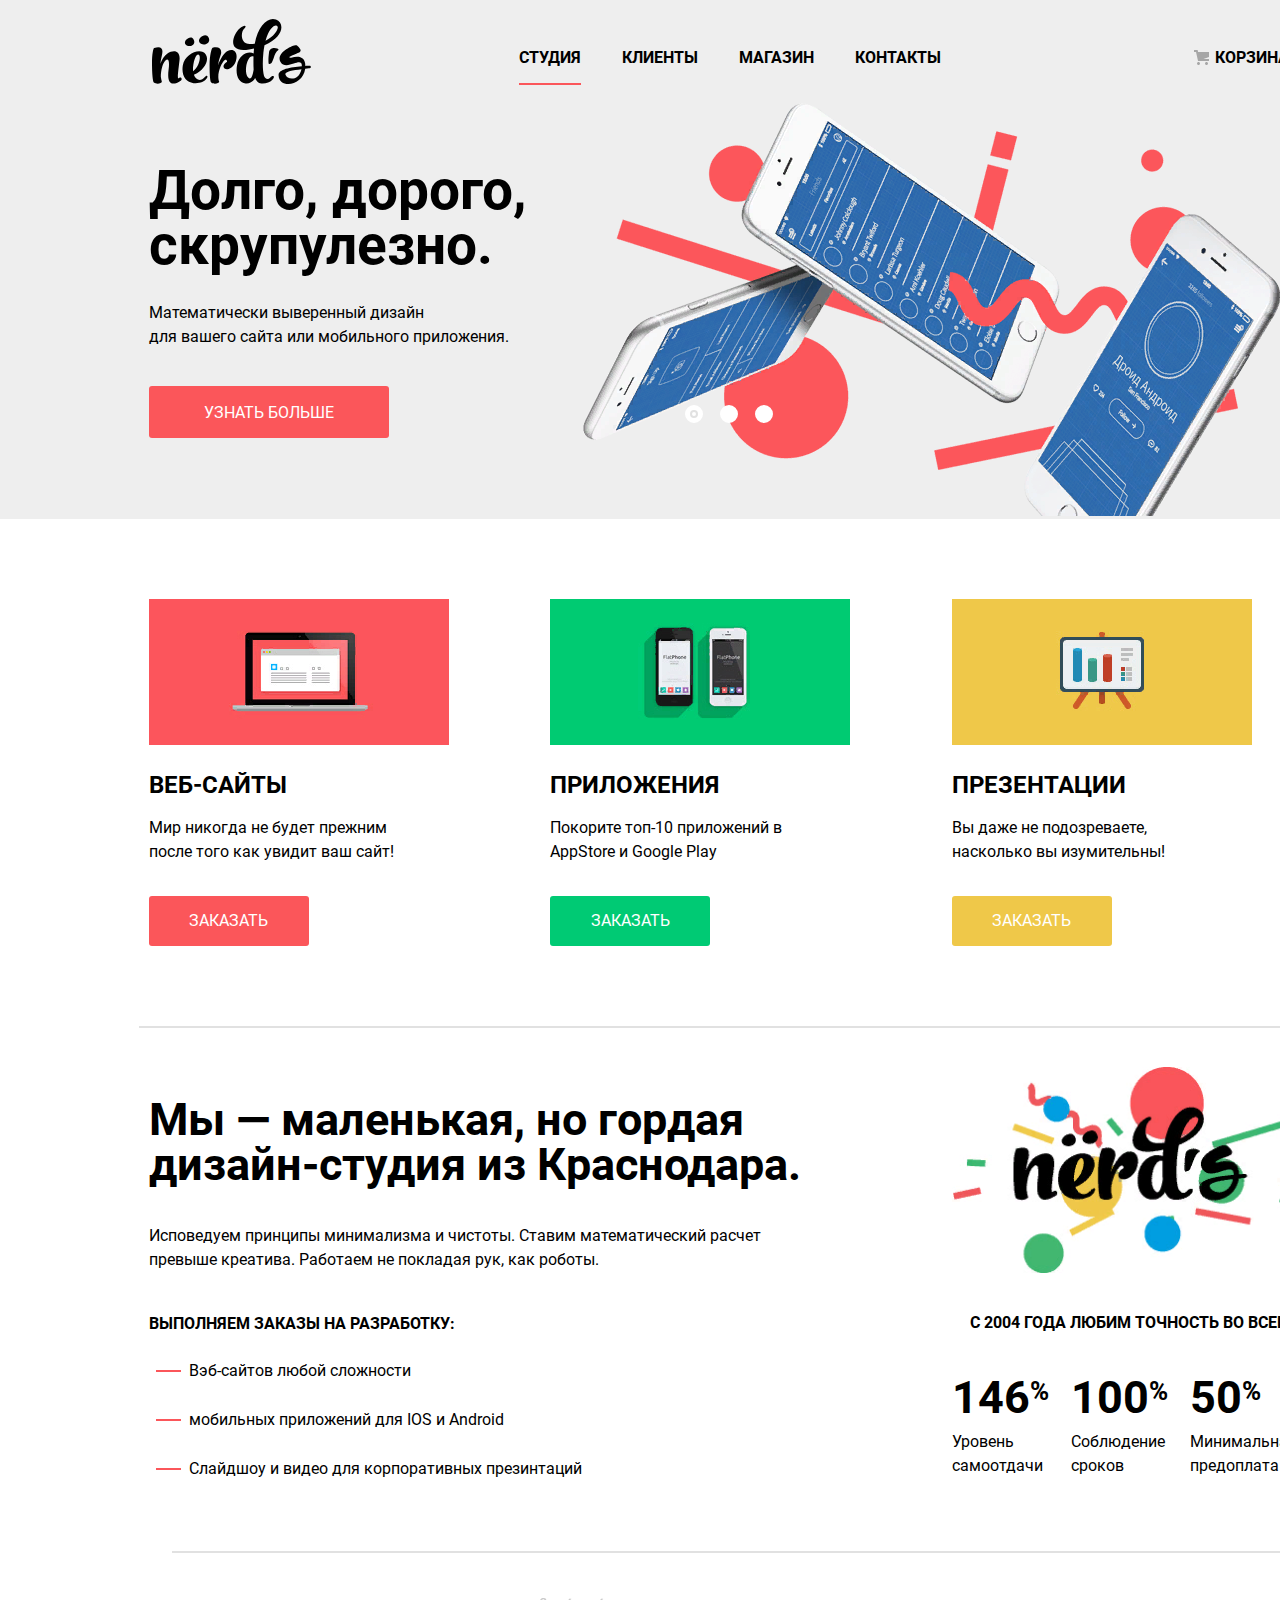
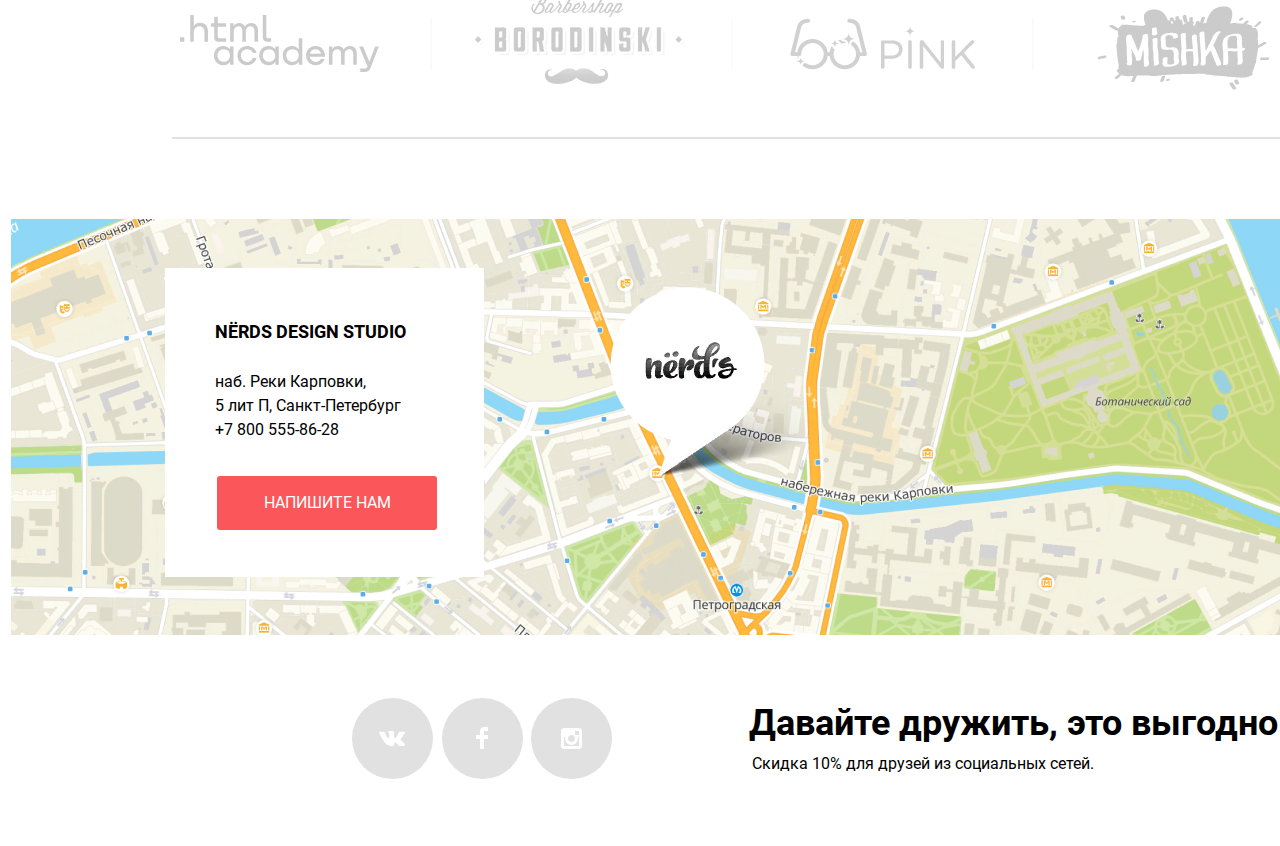
<file: index.html>
<!DOCTYPE html>
<html class="page" lang="ru">

<head>
  <meta charset="utf-8">
  <title>HTML Academy: Нёрдс</title>
  <link rel="icon" href="favicon.ico">
  <link rel="stylesheet" href="css/normalize.css">
  <link rel="stylesheet" href="css/style.min.css">
</head>

<body class="page-body">
  <header class="main-header">
    <nav class="main-navigation container">
      <a href="index.html" class="main-header-logo">
        <img src="image/logo/nerds-logo.svg" width="160" height="66" alt="логотип">
      </a>
      <div class="main-navigation-wrapper">
        <ul class="site-navigation">
          <li><a class="active-item" href="#">студия</a></li>
          <li><a href="blank.html">клиенты</a></li>
          <li><a href="catalog.html">магазин</a></li>
          <li><a href="blank.html">контакты</a></li>
        </ul>
      </div>
      <div class="user-buy">
        <a class="buy">корзина</a>
      </div>
    </nav>
  </header>
  <main>
    <section class="slaider">
      <ul class="slaider-list container">
        <li class="slaider-items slide slide-current">
          <div>
            <p class="slide-subtitle">Долго, дорого, скрупулезно.</p>
            <p class="slide-text">Математически выверенный дизайн <br> для вашего сайта или мобильного приложения.</p>
            <a class="button button-slaider" href="blank.html">УЗНАТЬ БОЛЬШЕ</a>
          </div>
          <img src="image/slide/slide1.png" width="760" height="431" alt="смартфон">
        </li>
        <li class="visually-hidden slaider-items slide">
          <div>
            <p class="slide-subtitle">Любим математику <br> как никто другой</p>
            <p class="slide-text">Никакого креатива, только математические формулы <br> для расчета идеальных пропорций
            </p>
            <a class="button button-slaider" href="blank.html">УЗНАТЬ БОЛЬШЕ</a>
          </div>
          <img src="image/slide/slide2.png" width="760" height="431" alt="монитор">
        </li>
        <li class="visually-hidden slaider-items slide">
          <div>
            <p class="subtitle">Только ночь,<br>только хардкор</p>
            <p>Работать днем, как все? Мы против этого.<br> Ближе к полуночи работа только начинается.</p>
            <a class="button button-slaider" href="blank.html">УЗНАТЬ БОЛЬШЕ</a>
          </div>
          <img src="image/slide/slide3.png" width="760" height="431" alt="планшет">
        </li>
      </ul>
      <div class="slider-controls">
        <button class="current" type="button" aria-label="Первый слайд"></button>
        <button type="button" aria-label="Второй слайд"></button>
        <button type="button" aria-label="Третий слайд"></button>
      </div>
    </section>
    <section class="services container">
      <h1 class="visually-hidden">дизайн студия Нёрдс</h1>
      <h2 class="visually-hidden">Услуги</h2>
      <ul class="services-list">
        <li class="services-items">
          <a class="service-content">
            <img src="image/content/web.jpg" width="300" height="146" alt="Монитор">
          </a>
          <h3>Веб-сайты</h3>
          <p>Мир никогда не будет прежним <br> после того как увидит ваш сайт!</p>
          <button class="button red-button" type="button">заказать</button>
        </li>
        <li class="services-items">
          <a class="service-content">
            <img src="image/content/divice.jpg" width="300" height="146" alt="смартфон">
          </a>
          <h3>Приложения</h3>
          <p>Покорите топ-10 приложений в AppStore и Google Play</p>
          <button class="button green-button" type="button">заказать</button>
        </li>
        <li class="services-items">
          <a class="service-content">
            <img src="image/content/presentation.jpg" width="300" height="146" alt="График">
          </a>
          <h3>Презентации</h3>
          <p>Вы даже не подозреваете,<br> насколько вы изумительны!</p>
          <button class="button yellow-button" type="button">заказать</button>
        </li>
      </ul>
    </section>
    <section class="about-us container">
      <div class="advantage">
        <h2 class="visually-hidden">О нас</h2>
        <p class="subtitle">Мы — маленькая, но гордая дизайн-студия из Краснодара.</p>
        <p>Исповедуем принципы минимализма и чистоты. Ставим математический расчет <br> превыше креатива. Работаем не
          покладая рук, как роботы.</p>
        <h3>Выполняем заказы на разработку:</h3>
        <ul class="about-us-list">
          <li>Вэб-сайтов любой сложности</li>
          <li>мобильных приложений для IOS и Android</li>
          <li>Слайдшоу и видео для корпоративных презинтаций</li>
        </ul>
      </div>
      <div class="advantage-desc">
        <a>
          <img class="advantage-picture" src="image/logo/nerds.png" width="360" height="280" alt="логотип">
        </a>
        <h3>с 2004 года любим точность во всем:</h3>
        <ul class="desc">
          <li><span class="number">146</span><sup class="percentages">%</sup> Уровень самоотдачи</li>
          <li><span class="number">100</span><sup class="percentages">%</sup> Соблюдение сроков</li>
          <li><span class="number">50</span><sup class="percentages">%</sup> Минимальная предоплата</li>
        </ul>
      </div>
    </section>
    <section class="customers">
      <h2 class="visually-hidden">клиенты</h2>
      <ul class="custumers-list">
        <li class="custumers-items">
          <a href="https://htmlacademy.ru/intensive/htmlcss">
            <img class="custumers-picture-htmlacademy" src="image/logo/logo_htmlacademy.svg" width="199" height="58"
              alt="htmlacademy">
          </a>
        </li>
        <li class="custumers-items">
          <a>
            <img class="custumers-picture-bobrodinsky" src="image/logo/logo-borodinsk.png" width="209" height="90"
              alt="bobrodinsky">
          </a>
        </li>
        <li class="custumers-items">
          <a>
            <img class="custumers-picture-pink" src="image/logo/logo-pink.png" width="185" height="52" alt="pink">
          </a>
        </li>
        <li class="custumers-items">
          <a>
            <img class="custumers-picture-mishka" src="image/logo/logo-mishka.png" width="173" height="84" alt="mishka">
          </a>
        </li>
      </ul>
    </section>
  </main>
  <footer class="main-footer">
    <section class="main-contacts">
      <div class="contacts">
        <h2 class="visually-hidden">контакты</h2>
        <h3>NЁRDS DESIGN STUDIO</h3>
        <p class="contacts-address">
          наб. Реки Карповки, <br>
          5 лит П, Санкт-Петербург<br>
          <span><a class="contacts-phone" href="tel:+78005558628"> +7 800 555-86-28</a></span>
        </p>
        <a class="button button-write" href="blank.html">Напишите нам</a>
      </div>
      <div class="modal-map">
        <img src="image/content/map.png" width="1440" height="416" alt="карта">
        <!-- <iframe
          src="https://www.google.com/maps/embed?pb=!1m14!1m12!1m3!1d32140.20707332685!2d30.362496849707043!3d59.7700084209323!2m3!1f0!2f0!3f0!3m2!1i1024!2i768!4f13.1!5e0!3m2!1sru!2sru!4v1622056833217!5m2!1sru!2sru"
          width="100%" height="420" style="border:0;" allowfullscreen="" loading="lazy"></iframe> -->
        <img class="map-marker" src="image/logo/map-marker.png" width="231" height="190" alt="место на карте">
      </div>
    </section>
    <div class="footer-social-slogan container">
      <section class="footer-social">
        <ul class="footer-social-list">
          <li>
            <a class="social-button" href="blank.html"><img src="image/icons/vk-icon.svg" width="27" height="15"
                alt="Вконтакте"></a>
          </li>
          <li>
            <a class="social-button" href="blank.html"><img src="image/icons/fb-icon.svg" width="12" height="22"
                alt="фэйсбук"></a>
          </li>
          <li>
            <a class="social-button" href="blank.html"><img src="image/icons/insta-icon.svg" width="21" height="21"
                alt="инстаграм"></a>
          </li>
        </ul>
      </section>
      <section class="footer-slogan">
        <p class="slogan">Давайте дружить, это выгодно!</p>
        <p>Скидка 10% для друзей из социальных сетей.</p>
      </section>
    </div>
  </footer>
  <section class="appointment modal">
    <h2>Напишите нам</h2>
    <button class="modal-close" type="button">
      <span class="visually-hidden">закрыть</span>
    </button>
    <form class="appointment-form" action="https//echo.htmlacademy.ru" method="post">
      <div class="name-email">
        <p class="appointment-items name">
          <label class="appointment-name" for="appointment-name">Ваше имя:</label>
          <input class="appointment-name" id="appointment-name" type="text" name="name" placeholder="Имя Фамилия">
        </p>
        <p class="appointment-items email">
          <label class="appointment-email" for="appointment-email">Ваш email:</label>
          <input class="appointment-email" id="appointment-email" type="email" name="email"
            placeholder="email@example.com">
        </p>
      </div>
      <p class="appointment-items text">
        <label class="appointment-text" for="appointment-text">Текст письма:</label>
        <textarea class="appointment-text" cols="91" rows="6" id="appointment-text" name="text"
          placeholder="В свободной форме"></textarea>
      </p>
      <button class="button button-send" type="submit">Отправить</button>
    </form>
  </section>
</body>


</html>
</file>
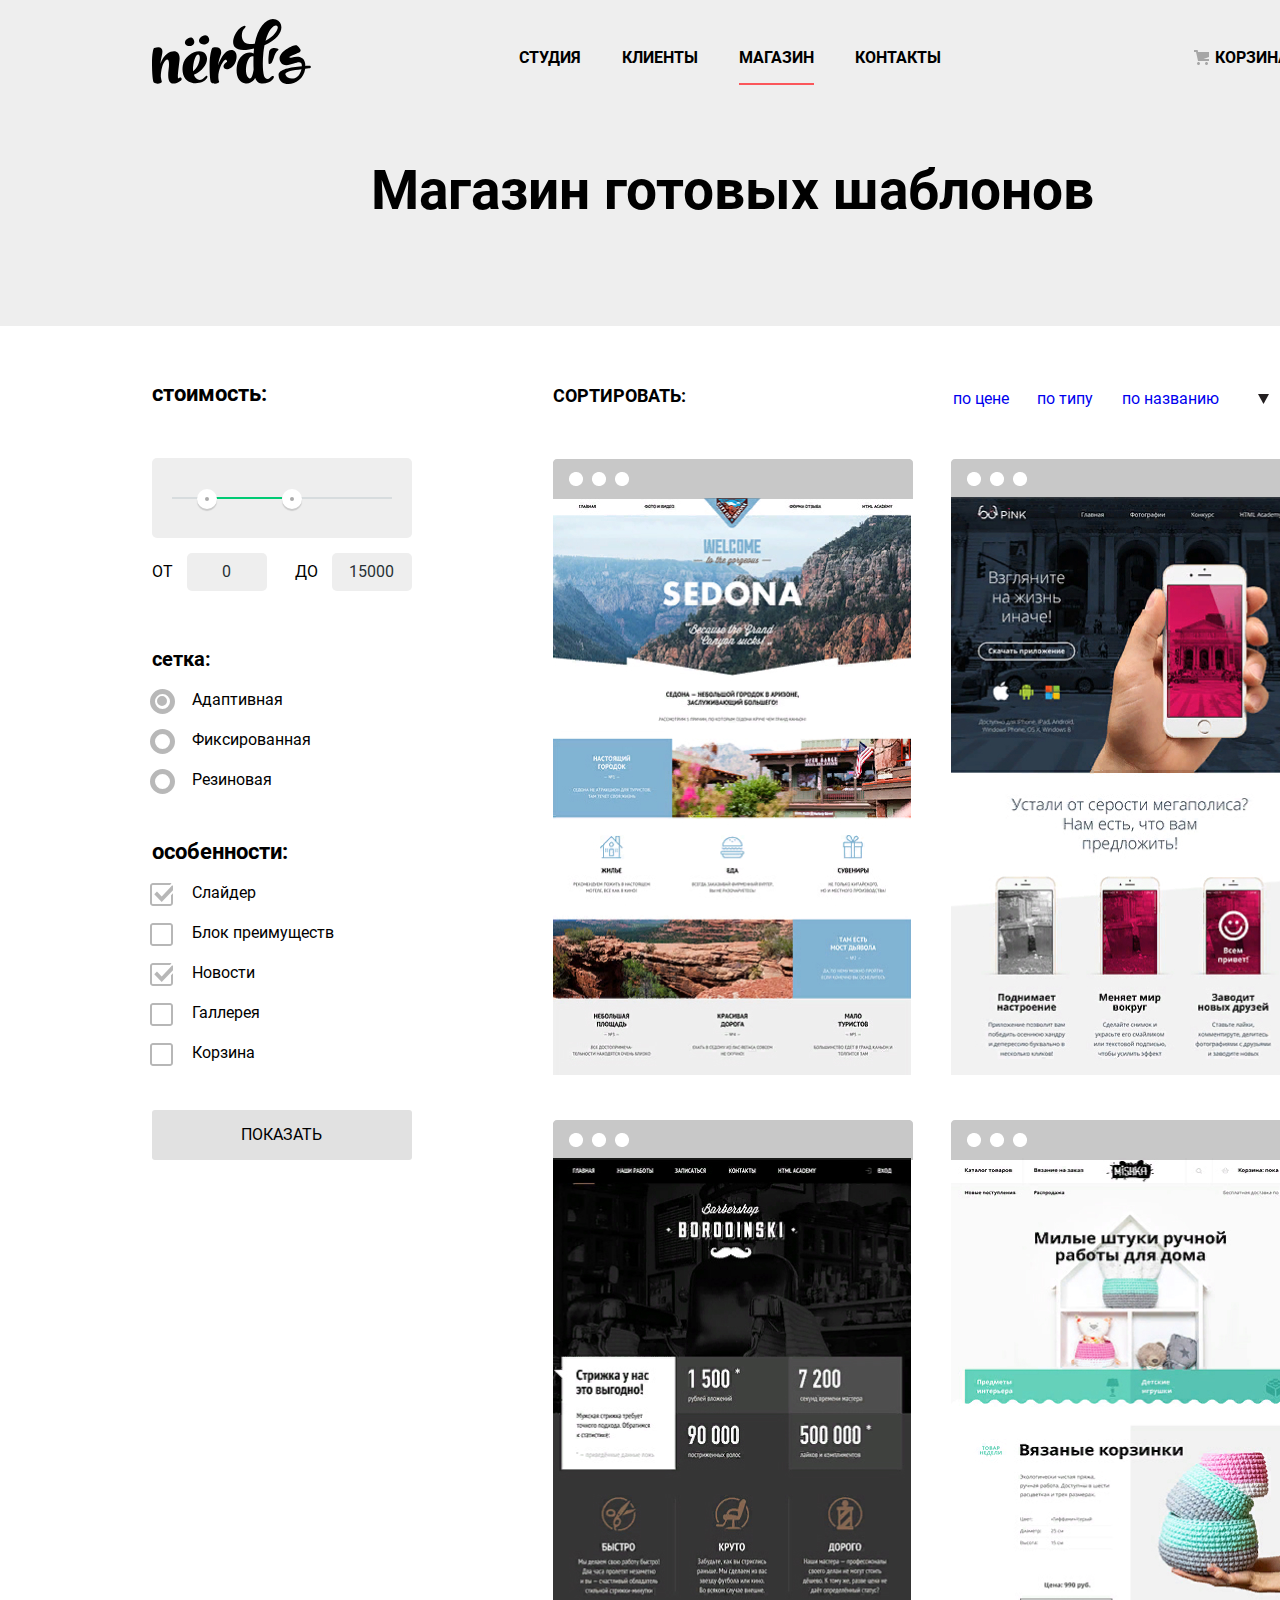
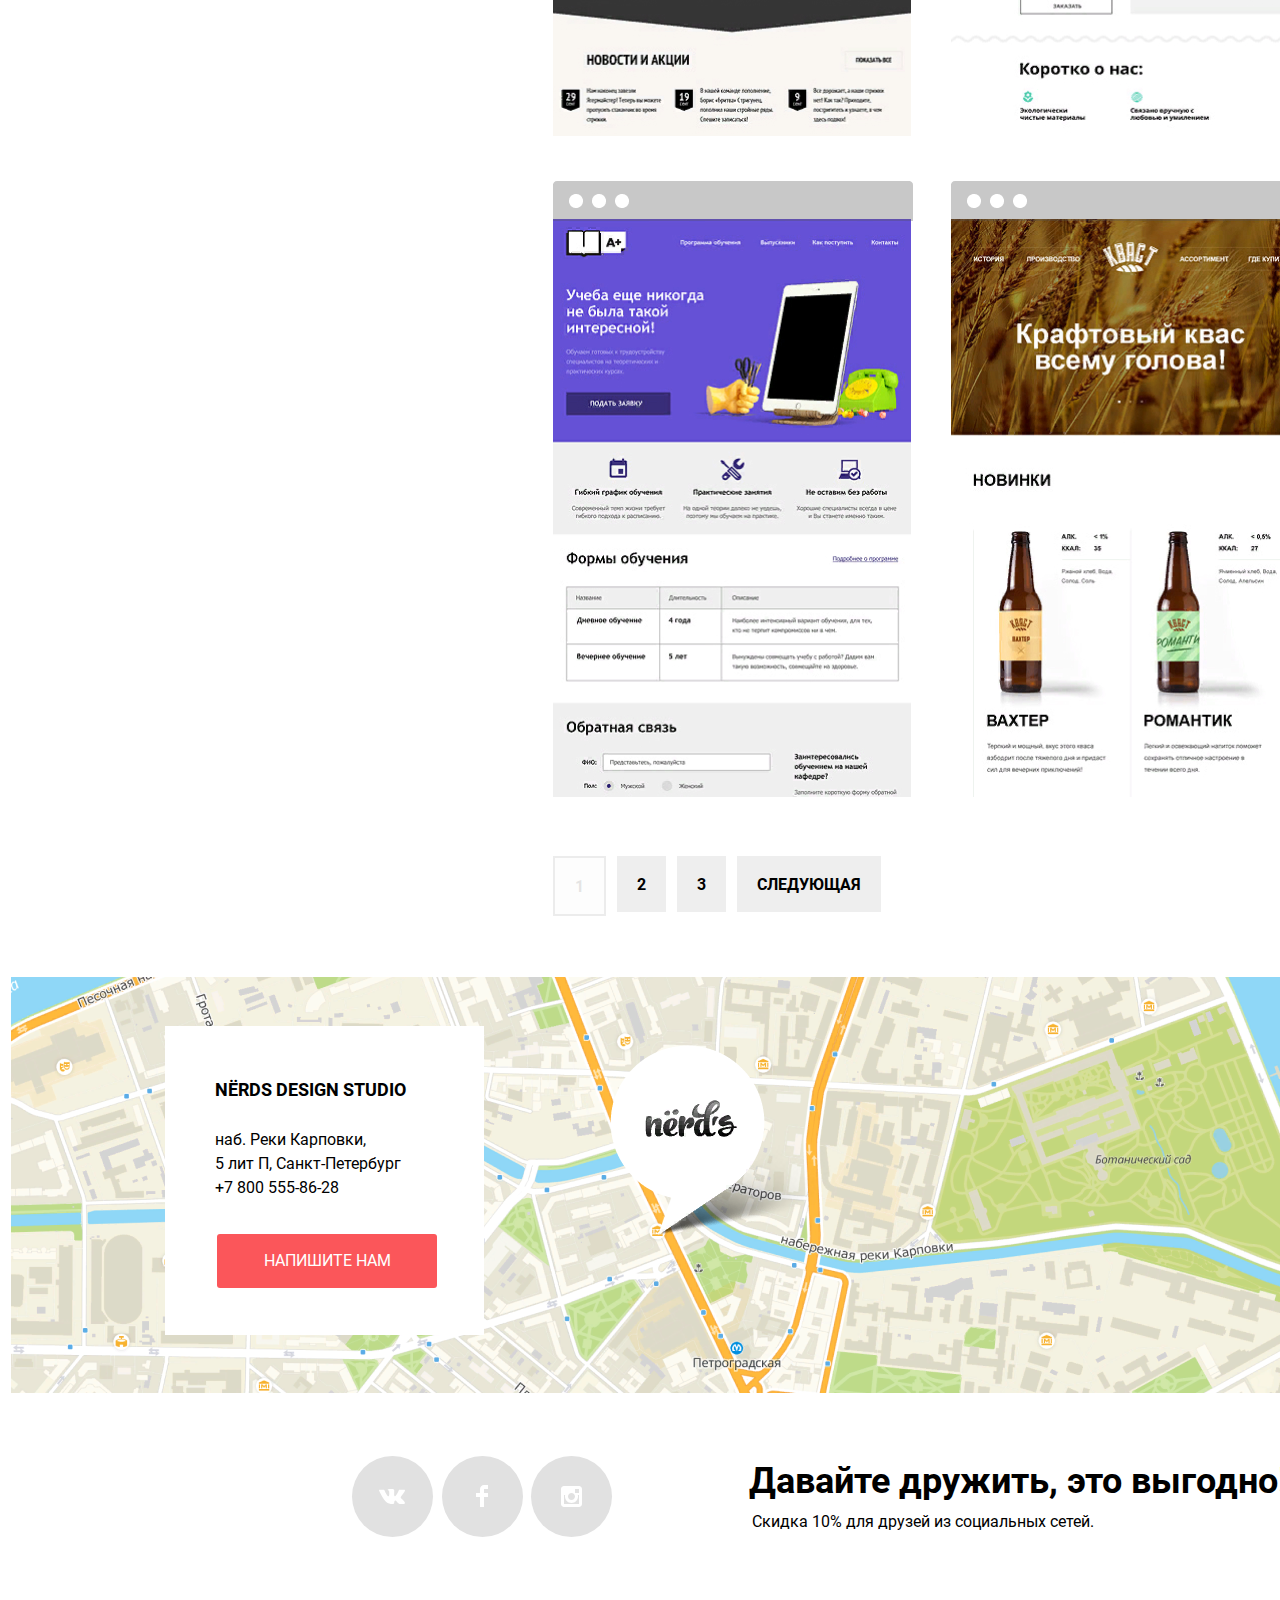
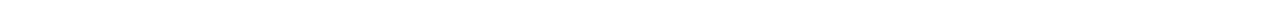
<file: catalog.html>
<!DOCTYPE html>
<html class="page" lang="ru">

<head>
  <meta charset="utf-8">
  <title>HTML Academy: Нёрдс</title>
  <link rel="icon" href="favicon.ico">
  <link rel="stylesheet" href="css/normalize.css">
  <link rel="stylesheet" href="css/style.min.css">
  <script></script>
</head>

<body class="page-body">
  <header class="main-header">
    <nav class="main-navigation container">
      <a href="index.html" class="main-header-logo">
        <img src="image/logo/nerds-logo.svg" width="160" height="66" alt="логотип">
      </a>
      <div class="main-navigation-wrapper">
        <ul class="site-navigation">
          <li><a href="index.html">студия</a></li>
          <li><a href="blank.html">клиенты</a></li>
          <li><a class="active-item" href="#">магазин</a></li>
          <li><a href="blank.html">контакты</a></li>
        </ul>
      </div>
      <div class="user-buy">
        <a class="buy">корзина</a>
      </div>
    </nav>
  </header>
  <main class="page-catalog">
    <h1 class="page-title">Магазин готовых шаблонов</h1>
    <section class="main-filter container">
      <form class="filter" method="get" action="https//echo.htmlacademy.ru">
        <fieldset class="price">
          <legend>стоимость:</legend>
          <div class="range-filter">
            <div class="range-controls">
              <div class="scale">
                <div class="bar" style="width: 30%; margin-left: 20%;"></div>
              </div>
              <div class="toggle toggle-min" tabindex="0"></div>
              <div class="toggle toggle-max" tabindex="0"></div>
            </div>
            <div class="price-controls">
              <label class="min-price">от <input type="text" name="min-price" value="0"></label>
              <label class="max-price">до <input type="text" name="max-price" value="15000"></label>
            </div>
          </div>
        </fieldset>
        <fieldset class="grid">
          <legend>сетка:</legend>
          <ul class="grid-list">
            <li class="grid-items">
              <input class="visually-hidden filter-input-radio adaptive" type="radio" name="grid" value="adaptive"
                id="filter-adaptive" checked>
              <label for="filter-adaptive">Адаптивная</label>
            </li>
            <li class="grid-items">
              <input class="visually-hidden filter-input-radio fixed" type="radio" name="grid" value="fixed"
                id="filter-fixed">
              <label for="filter-fixed">Фиксированная</label>
            </li>
            <li class="grid-items">
              <input class="visually-hidden filter-input-radio strech" type="radio" name="grid" value="strech"
                id="filter-strech">
              <label for="filter-strech">Резиновая</label>
            </li>
          </ul>
        </fieldset>
        <fieldset class="characteristic">
          <legend>особенности:</legend>
          <ul class="characteristic-list">
            <li class="characteristic-items">
              <input class="visually-hidden filter-input-checkbox" type="checkbox" name="slade" id="filter-slade"
                checked>
              <label for="filter-slade">Слайдер</label>
            </li>
            <li class="characteristic-items">
              <input class="visually-hidden filter-input-checkbox" type="checkbox" name="bloc-advantage"
                id="filter-bloc-advantage">
              <label for="filter-bloc-advantage">Блок преимуществ</label>
            </li>
            <li class="characteristic-items">
              <input class="visually-hidden filter-input-checkbox" type="checkbox" name="news" id="filter-news" checked>
              <label for="filter-news">Новости</label>
            </li>
            <li class="characteristic-items">
              <input class="visually-hidden filter-input-checkbox" type="checkbox" name="gallery" id="filter-gallery">
              <label for="filter-gallery">Галлерея</label>
            </li>
            <li class="characteristic-items">
              <input class="visually-hidden filter-input-checkbox" type="checkbox" name="basket" id="filter-basket">
              <label for="filter-basket">Корзина</label>
            </li>
          </ul>
        </fieldset>
        <button class="button-show" type="submit">Показать</button>
      </form>
      <section class="catalog">
        <h2 class="visually-hidden">Готовые шаблоны</h2>
        <div class="project-sort">
          <h2 class="visually-hidden">сортировка у проектов</h2>
          <p>Сортировать:</p>
          <ul class="sort-list">
            <li class="sort-list-activ"><a href="#">по цене</a></li>
            <li><a href="#">по типу</a></li>
            <li><a href="#">по названию</a></li>
            <li class="down"><a href="#"> <img src="image/icons/triangle-down.svg" width="11" height="10"
                  alt="down"></a></li>
            <li class="up"><a href="#"> <img src="image/icons/triangle-up.svg" width="11" height="10" alt="up"></a></li>
          </ul>
        </div>
        <ul class="catalog-list">
          <li class="catalog-item">
            <a href="#">
              <h3 class="visually-hidden">Sedona</h3>
              <img class="catalog-picture" src="image/content/sedona.jpg" width="358" height="578" alt="sedona">
              <div class="popup">
                <div class="popup-title"><a href="#">Sedona</a></div>
                <div class="popup-desc">Информационный сайт <br>
                  для туристов</div>
                <a href="#" class="button red-button popup-button" type="button">9900 р</a>
              </div>
            </a>
          </li>
          <li class="catalog-item">
            <a href="#">
              <h3 class="visually-hidden">Pink App</h3>
              <img class="catalog-picture" src="image/content/pinkapp.jpg" width="358" height="578" alt="pink app">
              <div class="popup">
                <div class="popup-title"><a href="#">Pink App</a></div>
                <div class="popup-desc">Продуктовый лендинг<br>
                  приложения для iOS и Android</div>
                <a href="#" class="button red-button popup-button" type="button">9900 р</a>
              </div>
            </a>
          </li>
          <li class="catalog-item">
            <a href="#">
              <h3 class="visually-hidden">Barbershop</h3>
              <img class="catalog-picture" src="image/content/barbershop.jpg" width="358" height="578"
                alt="bobrodinsky">
              <div class="popup">
                <div class="popup-title"><a href="#">Barbershop</a></div>
                <div class="popup-desc">Сайт салона красоты.<br>
                  Для мужчин, да.</div>
                <a href="#" class="button red-button popup-button" type="button">9900 р</a>
              </div>
            </a>
          </li>
          <li class="catalog-item">
            <a href="#">
              <h3 class="visually-hidden">MISHKA</h3>
              <img class="catalog-picture" src="image/content/mishka.jpg" width="358" height="578" alt="cozy">
              <div class="popup">
                <div class="popup-title"><a href="#">MISHKA</a></div>
                <div class="popup-desc">Интернет-магазин <br>
                  вязаных игрушек</div>
                <a href="#" class="button red-button popup-button" type="button">9900 р</a>
              </div>
            </a>
          </li>
          <li class="catalog-item">
            <a href="#">
              <h3 class="visually-hidden">A Plus</h3>
              <img class="catalog-picture" src="image/content/aplus.jpg" width="358" height="578" alt="study">
              <div class="popup">
                <div class="popup-title"><a href="#">A Plus</a></div>
                <div class="popup-desc">Лендинг курсов повышения<br>
                  квалификации</div>
                <a href="#" class="button red-button popup-button" type="button">9900 р</a>
              </div>
            </a>
          </li>
          <li class="catalog-item">
            <a href="#">
              <h3 class="visually-hidden">КВАСТ</h3>
              <img class="catalog-picture" src="image/content/kvast.jpg" width="358" height="578" alt="kraft">
              <div class="popup">
                <div class="popup-title"><a href="#">КВАСТ</a></div>
                <div class="popup-desc">Промо-сайт производителя<br>
                  крафтового кваса</div>
                <a href="#" class="button red-button popup-button" type="button">9900 р</a>
              </div>
            </a>
          </li>
        </ul>
        <h3 class="visually-hidden">страницы каталога</h3>
        <ul class="pagination-list">
          <li class="pagination-items active">
            <a href="#">1</a>
          </li>
          <li class="pagination-items">
            <a href="#">2</a>
          </li>
          <li class="pagination-items">
            <a href="#">3</a>
          </li>
          <li class="pagination-items">
            <a class="next" href="#">Следующая</a>
          </li>
        </ul>
      </section>
    </section>

  </main>
  <footer class="main-footer">
    <section class="main-contacts">
      <div class="contacts">
        <h2 class="visually-hidden">контакты</h2>
        <h3>NЁRDS DESIGN STUDIO</h3>
        <p class="contacts-address">
          наб. Реки Карповки, <br>
          5 лит П, Санкт-Петербург<br>
          <span><a class="contacts-phone" href="tel:+78005558628"> +7 800 555-86-28</a></span>
        </p>
        <a class="button button-write" href="blank.html">Напишите нам</a>
      </div>
      <div class="modal-map">
        <img src="image/content/map.png" width="1440" height="416" alt="карта">
        <!-- <iframe
          src="https://www.google.com/maps/embed?pb=!1m14!1m12!1m3!1d32140.20707332685!2d30.362496849707043!3d59.7700084209323!2m3!1f0!2f0!3f0!3m2!1i1024!2i768!4f13.1!5e0!3m2!1sru!2sru!4v1622056833217!5m2!1sru!2sru"
          width="100%" height="420" style="border:0;" allowfullscreen="" loading="lazy"></iframe> -->
        <img class="map-marker" src="image/logo/map-marker.png" width="231" height="190" alt="место на карте">
      </div>
    </section>
    <div class="footer-social-slogan container">
      <section class="footer-social">
        <ul class="footer-social-list">
          <li>
            <a class="social-button" href="blank.html"><img src="image/icons/vk-icon.svg" width="27" height="15"
                alt="Вконтакте"></a>
          </li>
          <li>
            <a class="social-button" href="blank.html"><img src="image/icons/fb-icon.svg" width="12" height="22"
                alt="фэйсбук"></a>
          </li>
          <li>
            <a class="social-button" href="blank.html"><img src="image/icons/insta-icon.svg" width="21" height="21"
                alt="инстаграм"></a>
          </li>
        </ul>
      </section>
      <section class="footer-slogan">
        <p class="slogan">Давайте дружить, это выгодно!</p>
        <p>Скидка 10% для друзей из социальных сетей.</p>
      </section>
    </div>
  </footer>
  <section class="appointment modal">
    <h2>Напишите нам</h2>
    <button class="modal-close" type="button">
      <span class="visually-hidden">закрыть</span>
    </button>
    <form class="appointment-form" action="https//echo.htmlacademy.ru" method="post">
      <div class="name-email">
        <p class="appointment-items name">
          <label class="appointment-name" for="appointment-name">Ваше имя:</label>
          <input class="appointment-name" id="appointment-name" type="text" name="name" placeholder="Имя Фамилия">
        </p>
        <p class="appointment-items email">
          <label class="appointment-email" for="appointment-email">Ваш email:</label>
          <input class="appointment-email" id="appointment-email" type="email" name="email"
            placeholder="email@example.com">
        </p>
      </div>
      <p class="appointment-items text">
        <label class="appointment-text" for="appointment-text">Текст письма:</label>
        <textarea class="appointment-text" cols="91" rows="6" id="appointment-text" name="text"
          placeholder="В свободной форме"></textarea>
      </p>
      <button class="button button-send" type="submit">Отправить</button>
    </form>
  </section>
</body>

</html>
</file>
<file: css/style.min.css>
@font-face{font-family:"roboto";font-weight:400;src:url(../fonts/roboto.woff2) format("woff2"),url(../fonts/roboto.woff) format("woff");font-display:swap}@font-face{font-family:"roboto";font-weight:700;src:url(../fonts/robotobold.woff2) format("woff2"),url(../fonts/robotobold.woff) format("woff");font-display:swap}@font-face{font-family:"robotocondensed";src:url(../fonts/robotocondensed.woff2) format("woff2"),url(../fonts/robotocondensed.woff) format("woff");font-display:swap}@font-face{font-family:"robotomedium";src:url(../fonts/robotomedium.woff2) format("woff2"),url(../fonts/robotomedium.woff) format("woff");font-display:swap}:root{--basic-black:#000;--basic-white:#fff;--background-grey:#EEE;--basic-red:#FB565A;--red-hover:#E74246;--red-activ:#D7373B;--basic-green:#00CA74;--green-hover:#00BC6C;--green-activ:#00AA62;--basic-yellow:#EFC849;--yellow-hover:#EAB534;--yellow-activ:#E5A722;--basic-grey:#E1E1E1;--grey-hover:#DFDFDF;--grey-activ:#D5D5D5;--grey-quiet-form:#D7DCDE;--grey-hover-form:#B4B9BB;--dark-grey:#4D4D4D;--scale-green:#00CA74;--range-grey:#ABABAB;--text-black:#283136}.page{height:100%}.page-body{min-width:960px;margin:0;padding:0;font-family:"Roboto",Arial,sans-serif;font-size:16px;line-height:24px;font-weight:400;color:var(--basic-black);background-color:var(--basic-white);min-height:100%;display:grid;grid-template-rows:min-content 1fr min-content;align-content:start}.visually-hidden{position:absolute;clip:rect(0 0 0 0);width:1px;height:1px;margin:-1px;border:0;padding:0;white-space:nowrap;clip-path:inset(100%);overflow:hidden}.container{width:1160px;margin:0 auto;padding:0 10px}.main-navigation-wrapper{display:flex;justify-content:center}a{text-decoration:none}img{max-width:100%;height:auto}main{display:flex;flex-direction:column;margin:0;align-items:center;box-sizing:border-box}.main-header{margin-bottom:0;background-color:var(--background-grey)}.main-navigation{margin-bottom:0;display:grid;grid-template-columns:min-content 1fr min-content;font-weight:500;font-size:16px;line-height:30px;color:var(--basic-black)}.main-header-logo{width:159.87px;height:65.02px;padding-top:18px;padding-left:3px}.main-header-logo:hover{opacity:.7}.main-header-logo:active{opacity:.3}.site-navigation{display:flex;justify-content:space-between;flex-wrap:wrap;width:620px;margin:0;padding:18px 67px 0 91px;box-sizing:border-box;list-style:none;font-family:"Roboto",Arial,sans-serif;font-style:normal;font-weight:500;font-size:16px;line-height:30px;text-transform:uppercase}.site-navigation .active-item{border-bottom:2px solid var(--basic-red);padding:0;padding-bottom:10px;margin:25px 20px 15px}.site-navigation a,.user-buy a{color:var(--basic-black);display:block;padding:25px 20px;font-family:"Roboto",Arial,sans-serif;font-style:normal;font-weight:700;font-size:16px;line-height:30px}.site-navigation a:hover,.site-navigation a:focus{color:var(--red-hover)}.site-navigation a:active{color:var(--red-activ)}.user-buy{max-width:180px;padding-left:40px;padding-top:18px;text-transform:uppercase}.user-buy .buy{padding-left:50px;position:relative}.buy{font-weight:500;font-size:16px;line-height:30px;color:var(--basic-black)}.buy::before{content:"";position:absolute;top:32px;left:29px;width:15px;height:15px;background-image:url(../image/icons/cart-icon.svg);background-repeat:no-repeat;background-position:0 0}.buy a{color:var(--basic-black)}.buy:hover,.buy:focus{color:var(--red-hover)}.buy:active{color:var(--red-activ)}.slaider{width:100%;position:relative;margin:0;margin-bottom:80px;padding:0;background-color:var(--background-grey)}.slaider-list{padding:0;list-style:none}.slide{display:grid;grid-template-columns:400px 1fr}.slide-subtitle{font-family:"Roboto",Arial,sans-serif;font-style:normal;font-weight:700;font-size:55px;line-height:55px;margin:0;margin-top:78px}.slide-text{margin:0;margin-top:28px;padding:0}.slaid-current{display:block}.slaider-items{text-align:left;margin-top:-15px}.slide .button-slaider{height:fit-content;padding:15px 40px 13px;margin-top:37px;margin-bottom:81px}.slaider-items
.subtitle{width:538px;margin:0 auto;font-weight:500;font-size:55px;line-height:55px}.button-slaider{color:var(--basic-white);background:var(--basic-red)}.slider-items .button{display:inline-block;padding:17px 54px 15px;font-weight:500;font-size:16px;line-height:18px;color:var(--basic-white);vertical-align:center;text-decoration:none;background:var(--basic-red);border-radius:3px;border:none;cursor:pointer}.slider-controls{position:absolute;bottom:96px;left:calc(50% - 44px);z-index:20;display:flex;width:88px;justify-content:space-between}.slider-controls button{padding:0;width:18px;height:18px;background-color:var(--basic-white);border:2px solid var(--basic-white);border-radius:50%;cursor:pointer}.slider-controls .current::before{content:"";position:relative;display:flex;box-sizing:border-box;left:3px;width:8px;height:8px;border:2px solid var(--basic-grey);background-color:var(--basic-white);border-radius:50%}.services{padding-bottom:80px;margin-bottom:39px;border-bottom:2px solid var(--basic-grey)}.services-list{display:grid;grid-template-columns:1fr 1fr 1fr;column-gap:45px;margin:0;padding:0;list-style:none}.services-items{width:300px}.service-content img{width:300px;height:146px}.services-items h3{margin:0;margin-top:18px;padding:0;font-family:"Roboto",Arial,sans-serif;font-style:normal;font-weight:700;font-size:24px;line-height:30px;text-transform:uppercase}.services-items p{margin:0;text-transform:none;margin-top:16px;margin-bottom:32px}.button{display:inline-block;font:inherit;text-align:center;vertical-align:middle;text-transform:uppercase;border:none;width:160px;height:50px;border-radius:3px}.red-button{color:var(--basic-white);background:var(--basic-red)}.red-button:hover{background:var(--red-hover)}.red-button:active{background:var(--red-activ)}.green-button{color:var(--basic-white);background:var(--basic-green)}.green-button:hover{background:var(--green-hover)}.green-button:active{background:var(--green-activ)}.yellow-button{color:var(--basic-white);background:var(--basic-yellow)}.yellow-button:hover{background:var(--yellow-hover)}.yellow-button:active{background:var(--yellow-activ)}.about-us{display:grid;grid-template-columns:670px 1fr;column-gap:133px;margin:0;padding:0;text-transform:none;list-style:none}.about-us .subtitle{font-weight:700;font-size:45px;line-height:45px;margin-top:30px;margin-bottom:37px;padding:0}.about-us-list{list-style:none;margin-bottom:73px}.about-us-list li{position:relative;margin:0;margin-bottom:25px;padding:0}.about-us-list li::before{content:"";position:absolute;bottom:11px;left:-33px;width:25px;height:2px;background-color:var(--basic-red)}.advantage h3{margin:0;margin-top:40px;margin-bottom:23px;text-transform:uppercase;font-size:16px;line-height:24px}.advantage-desc h3{margin:0;margin-top:-6px;margin-bottom:31px;padding-left:18px;text-transform:uppercase;font-size:16px;line-height:24px}.advantage-desc a{margin:0;padding:0;margin-bottom:31px}.desc{display:grid;grid-template-columns:1fr 1fr 1fr;margin:0;padding:0;list-style:none}.number{font-family:"Roboto",Arial,sans-serif;font-style:normal;font-weight:700;font-size:45px;line-height:64px}.percentages{font-family:"Roboto",Arial,sans-serif;font-style:normal;font-weight:700;font-size:26px;line-height:40px}.advantage-picture{width:360px;height:280px;margin:0;margin-top:-37px;padding:0;object-fit:contain;background-color:var(--basic-white)}.custumers{display:flex;width:1160px}.custumers-list{display:grid;grid-template-columns:1fr 1fr 1fr 1fr;column-gap:90px;padding:40px 0;margin:0;margin-bottom:75px;margin-top:-3px;list-style:none;border-top:2px solid var(--basic-grey);border-bottom:2px solid var(--basic-grey)}.custumers-items{position:relative;text-align:center;margin-top:5px;opacity:.2}.custumers-items:hover{opacity:1;cursor:pointer}.custumers-items:active{opacity:.1}.custumers-items::before{content:"";position:absolute;bottom:27px;left:-43px;width:2px;height:52px;background-color:var(--background-grey)}.custumers-items:first-of-type::before{display:none}.custumers-picture-htmlacademy{width:199px;height:58px;margin:0;padding-left:5px;padding-top:17px;object-fit:contain;background-color:var(--basic-white)}.custumers-picture-bobrodinsky{width:209px;height:90px;margin:0;padding:0;padding-left:2px;object-fit:contain;background-color:var(--basic-white)}.custumers-picture-pink{width:185px;height:52px;margin:0;padding-top:20px;padding-left:6px;object-fit:contain;background-color:var(--basic-white)}.custumers-picture-mishka{width:173px;height:84px;margin:0;margin-top:8px;margin-left:6px;padding:0;object-fit:contain;background-color:var(--basic-white)}.contacts-phone{color:inherit}.main-contacts{position:relative}.contacts{position:absolute;top:54px;left:165px;padding:0;margin:0;width:319px;text-transform:none;background-color:var(--basic-white)}.contacts-address br{padding:0;margin:0}.contacts h3{margin-top:49px;margin-bottom:23px;margin-left:50px;padding:0;font-weight:700;font-size:18px;line-height:30px}.contacts p{margin:0;margin-left:50px;margin-bottom:30px;padding:0}.contacts-phone{margin-top:20px;margin-bottom:47px;text-transform:uppercase;color:var(--basic-black)}.button-write{height:fit-content;padding:15px 30px;margin-top:4px;margin-left:52px;margin-bottom:47px;color:var(--basic-white);background-color:var(--basic-red)}.modal-map{display:flex;justify-content:center;padding-left:5px;padding-top:5px}.map-marker{position:absolute;right:616px;top:73px}.footer-social-slogan{display:grid;grid-template-columns:270px 1fr;column-gap:85px;width:1060px;padding:0;list-style:none;margin:0 auto 0 397px}.footer-social-list{display:flex;justify-content:space-between;align-items:center;width:260px;height:80px;margin-top:63px;margin-left:-45px;margin-bottom:68px;padding:0;list-style:none}.social-button{display:flex;align-items:center;justify-content:center;width:81px;height:81px;border-radius:50%;background-color:var(--basic-grey)}.social-button:hover{background-color:var(--red-hover)}.social-button img:active{background:var(--red-activ);opacity:.2}.footer-slogan p{padding:0}.footer-slogan{margin-top:58px}.slogan{font-weight:700;font-size:36px;line-height:36px;text-transform:none;margin:0;margin-top:12px;margin-left:-3px;margin-bottom:-5px}.modal{display:none;position:fixed;top:0;right:0;bottom:0;left:0;margin:auto;background-color:var(--basic-white);box-shadow:0 20px 40px var(--basic-black)}.modal-close{content:"";position:absolute;left:854px;top:79px;width:23px;height:23px;background-image:url(../image/icons/close-cross.svg);background-repeat:no-repeat;background-position:0 0;opacity:.4;background-color:var(--basic-white);border:none}.modal-close:hover{opacity:1;cursor:pointer}.modal-close:active{opacity:.2;cursor:pointer}.appointment{bottom:auto;width:760px;padding:63px 106px 85px 100px}.appointment form{display:flex;flex-direction:row;flex-wrap:wrap;justify-content:space-around}.name-email{display:grid;grid-template-columns:1fr 1fr;column-gap:40px;padding-left:38px}.appointment h2{margin:0;margin-top:3px;margin-bottom:20px;margin-left:5px;padding:0;text-transform:none;font-weight:700;font-size:45px;line-height:53px}.appointment-items .name,.appointment-items .email{width:330px;height:50px;margin:0;padding:0;margin-left:100px;margin-bottom:34px}.appointment-items label{display:block;margin-bottom:9px;margin-left:0;font-weight:700;font-size:16px;line-height:18px;text-transform:none}.appointment-items input{width:320px;font:inherit;background-color:transparent;border:2px solid var(--grey-quiet-form);padding:13px 15px 9px}.appointment-items input:hover{border:2px solid var(--grey-hover-form)}.appointment-items input:active{border:2px solid var(--basic-black)}.appointment-items input:default{border:2px solid var(--red-hover)}.appointment-text input{width:760px;height:118px;margin:0;padding:0}.appointment-text label{display:block;margin-bottom:9px;margin-left:0;padding:0;font-weight:700;font-size:16px;line-height:18px;text-transform:none}.button-send{margin-top:47px;margin-left:100px;margin-bottom:84px;font:inherit;text-align:center;vertical-align:middle;text-transform:uppercase;border:none;width:259px;height:50px;border-radius:3px;color:var(--basic-white);background:var(--basic-red)}.button-send:hover{background:var(--red-hover)}.button-send:active{background:var(--red-activ)}.page-title{margin:0;padding-top:63px;padding-left:7px;padding-bottom:108px;text-align:center;width:100%;font-weight:700;font-size:55px;line-height:55px;background-color:var(--background-grey)}.project-sort{margin:0;padding:0}.subtitle{font-weight:700;font-size:18px;line-height:30px}.filter-list{font-weight:400;font-size:14px;line-height:18px;list-style:none}.price{margin:0;padding:0;border:none}.price legend{font-family:"Roboto",Arial,sans-serif;font-style:normal;font-weight:700;font-size:22px;line-height:30px;padding-top:52px}.filter-item{margin:0;padding:0;border:0}.range-filter{width:260px;margin-top:49px}.filter-item legend{font-size:18px;line-height:24px;text-transform:uppercase;font-weight:700}.range-controls{position:relative;height:41px;margin-bottom:15px;padding-top:39px;padding-left:20px;padding-right:20px;background-color:var(--background-grey);border-radius:5px}.range-controls .scale{height:2px;background:var(--grey-quiet-form)}.range-controls .bar{width:70%;height:2px;background:var(--scale-green)}.range-controls .toggle{position:absolute;top:31px;left:0;width:4px;height:4px;padding:0;border:8px solid var(--basic-white);background-color:var(--range-grey);border-radius:50%;box-shadow:0 2px 1px rgba(0,0,0,0.15);cursor:pointer}.range-controls .toggle-min{left:45px}.range-controls .toggle-max{left:130px}.price-controls{display:flex;justify-content:space-between}.price-controls label{text-transform:uppercase;font-family:"Roboto",Arial,sans-serif;font-size:16px}.price-controls input{width:60px;padding:10px;margin-left:10px;text-align:center;color:var(--text-black);border:none;border-radius:5px;background-color:var(--background-grey);font-family:inherit;font-size:inherit}.main-filter{display:grid;grid-template-columns:264px 1fr;margin:0;padding:0}.main-filter label{font-weight:400;font-size:16px;line-height:20px}.filter{margin:0;padding:0;margin-bottom:54px;width:260px;padding-left:3px;padding-top:1px}.filter fieldset{margin:0;padding:0;margin-bottom:27px;border:none}.filter fieldset:first-child{margin-bottom:35px}.grid{margin:0;margin-bottom:47px;padding:0;font-size:16px;line-height:20px}.grid legend{font-weight:700;font-size:20px;line-height:30px;padding-top:18px}.grid-list{font-weight:400;font-size:16px;line-height:20px;text-transform:none;list-style:none}.grid-items{margin-bottom:20px;font-weight:400;font-size:16px;line-height:20px}.grid-items label{position:relative;display:block;cursor:pointer;user-select:none}.filter-input-radio + label::before{content:"";position:absolute;left:-42px;top:-1px;width:25px;height:25px;box-sizing:border-box;border:5px solid var(--dark-grey);opacity:.4;border-radius:50%}.filter-input-radio:checked + label::after{content:"";position:absolute;left:-35px;top:6px;width:9px;height:9px;box-sizing:border-box;border:5px solid var(--dark-grey);opacity:.4;border-radius:50%}.filter-input-radio + label:hover::before{opacity:1}.filter-input-radio:checked + label:hover::after{opacity:1}.filter-input-radio + label:disabled::before{opacity:.3}.filter-input-radio:checked + label:disabled::after{opacity:.3}.characteristic-list{list-style:none}.characteristic legend{font-weight:700;font-size:22px;line-height:30px}.characteristic-items{margin-bottom:20px;font-weight:400;font-size:16px;line-height:20px}.characteristic-items label{position:relative;display:block;cursor:pointer;user-select:none}.filter-input-checkbox + label::before{content:"";position:absolute;left:-42px;top:0;width:23px;height:23px;background-image:url(../image/icons/checkbox-off.svg);background-repeat:no-repeat;background-position:0 0;opacity:.4}.filter-input-checkbox + label:hover::before{opacity:1}.filter-input-checkbox + label:disabled::before{opacity:.3}.filter-input-checkbox:checked + label::before{background-image:url(../image/icons/checkbox-on.svg)}.button-show{font:inherit;text-align:center;text-transform:uppercase;width:260px;height:50px;font-weight:500;font-size:16px;line-height:18px;background:var(--basic-grey);border-radius:3px;border:none}.button-show:hover{background:var(--grey-hover)}.project-sort{display:grid;grid-template-columns:134px 1fr}.project-sort p{margin:0;margin-top:55px;margin-bottom:48px;padding:0;font-family:"Roboto",Arial,sans-serif;font-style:normal;font-weight:700;font-size:18px;line-height:30px;text-transform:uppercase}.sort-list{display:flex;justify-content:space-between;margin:0;margin-top:61px;margin-left:266px;padding:0;list-style:none}.down{margin-left:10px}.catalog{margin-left:140px}.catalog-list{display:grid;grid-template-columns:1fr 1fr;column-gap:40px;row-gap:30px;padding:0;margin:0;margin-bottom:44px;list-style:none}.catalog-item{position:relative;display:flex;flex-direction:column;width:358px;min-height:578px;margin:0;margin-bottom:6px;font-weight:700;font-size:18px;line-height:30px}.catalog-item:hover{box-shadow:0 30px 50px var(--basic-black)}.catalog-item::before{content:"";position:absolute;width:360px;height:40px;background-image:url(../image/browser.png);background-repeat:no-repeat;background-position:0 0;opacity:.3}.catalog-item:hover::before{opacity:1}.catalog-picture{width:358px;height:578px;margin:0;margin-top:38px;object-fit:contain;background-color:var(--basic-white)}.popup{display:none;flex-direction:column;text-align:center;background:var(--background-grey)}.popup-title{display:flex;justify-content:center;margin-top:26px;margin-bottom:12px;font-family:"Roboto",Arial,sans-serif;font-style:normal;font-weight:700;font-size:18px;line-height:30px;text-transform:uppercase}.popup-title:hover{color:var(--basic-red);cursor:pointer}.popup-title:active{color:var(--basic-black);opacity:.3}.catalog-item:hover .popup{display:flex;position:absolute;bottom:0}.popup-desc{text-transform:none;font-weight:400;font-size:16px;line-height:18px;margin-left:-4px}.popup-button{display:flex;justify-content:center;font-weight:400;width:200px;padding-top:17px;margin:32px 80px 44px}a{text-decoration:none}.pagination-list{display:flex;flex-wrap:wrap;padding:0;margin:0;margin-bottom:56px;list-style:none;text-transform:uppercase;font-weight:700;color:var(--background-grey);border-radius:3px}.pagination-items a{display:block;text-decoration:none;color:var(--basic-black);background:var(--background-grey);padding:17px 20px 15px}.next a{display:flex;width:220px}.pagination-items{margin-right:11px}.pagination-items:last-child{margin-right:0}.pagination-items a:hover{background:var(--grey-hover)}.pagination-items.active{background:var(--grey-activ);opacity:.1;border:2px solid var(--dark-grey);box-shadow:inset 0 3px 0 var(--basic-black)}
</file>
